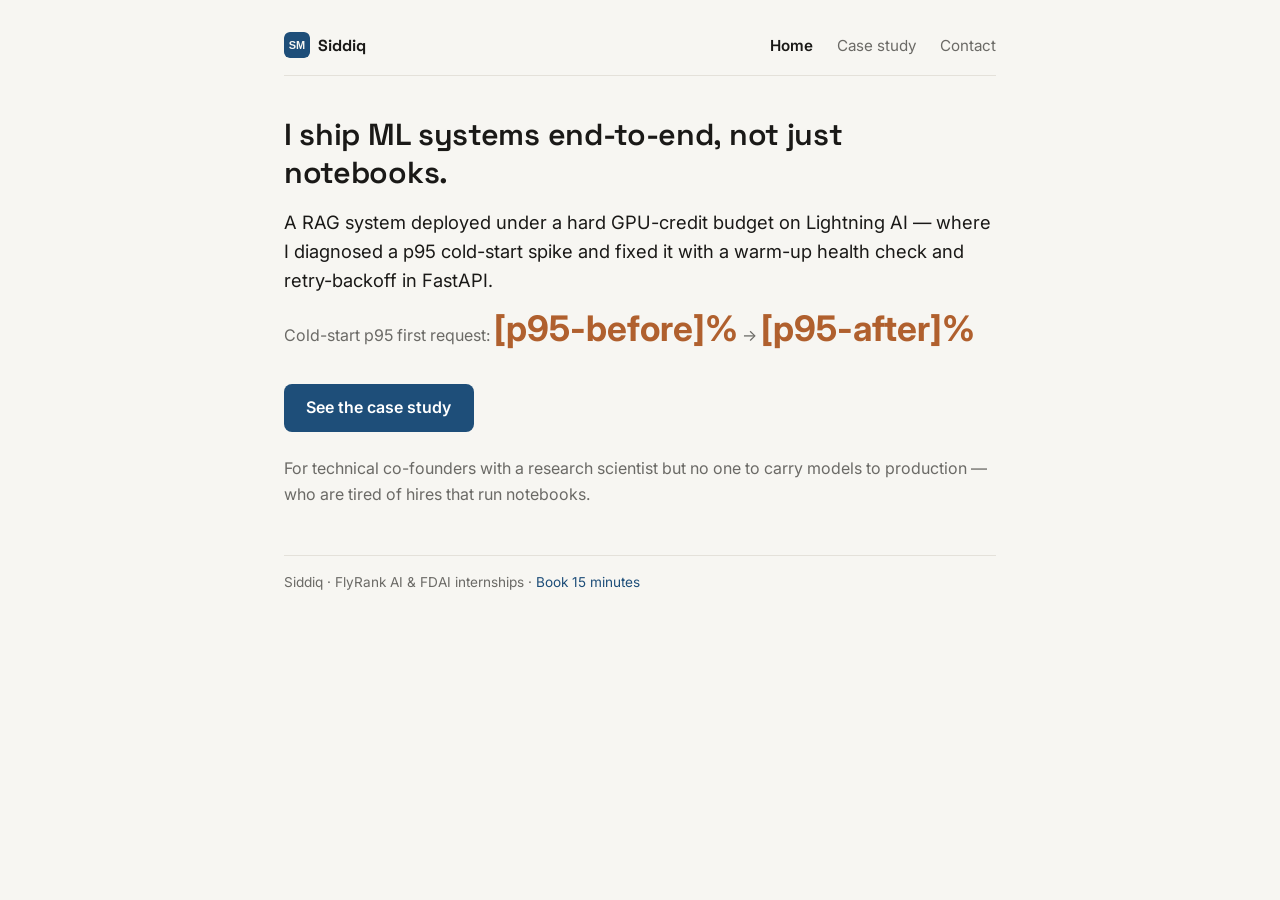
<file: work/portfolio/site/index.html>
<!doctype html>
<html lang="en">
<head>
  <meta charset="utf-8">
  <meta name="viewport" content="width=device-width, initial-scale=1">
  <title>Siddiq — I ship ML systems end-to-end</title>
  <link rel="icon" type="image/svg+xml" href="favicon.svg">
  <link rel="preconnect" href="https://fonts.googleapis.com">
  <link rel="preconnect" href="https://fonts.gstatic.com" crossorigin>
  <link href="https://fonts.googleapis.com/css2?family=Inter:wght@400;500;600&family=Space+Grotesk:wght@500;600;700&display=swap" rel="stylesheet">
  <link rel="stylesheet" href="style.css">
</head>
<body>
  <header class="site">
    <span class="name"><img class="logo" src="favicon.svg" alt="">Siddiq</span>
    <nav>
      <a href="index.html" class="active">Home</a>
      <a href="rag-case-study.html">Case study</a>
      <a href="contact.html">Contact</a>
    </nav>
  </header>

  <h1>I ship ML systems end-to-end, not just notebooks.</h1>

  <p class="claim-line">A RAG system deployed under a hard GPU-credit budget on Lightning AI — where I
    diagnosed a p95 cold-start spike and fixed it with a warm-up health check and retry-backoff in FastAPI.</p>

  <p class="muted">Cold-start p95 first request: <span class="claim-num">[p95-before]%</span> → <span class="claim-num">[p95-after]%</span></p>

  <div class="hero-cta">
    <a class="btn" href="rag-case-study.html">See the case study</a>
  </div>

  <p style="margin-top:1.5rem" class="muted">For technical co-founders with a research scientist but no one to
    carry models to production — who are tired of hires that run notebooks.</p>

  <footer>Siddiq · FlyRank AI &amp; FDAI internships · <a href="contact.html">Book 15 minutes</a></footer>
</body>
</html>
</file>
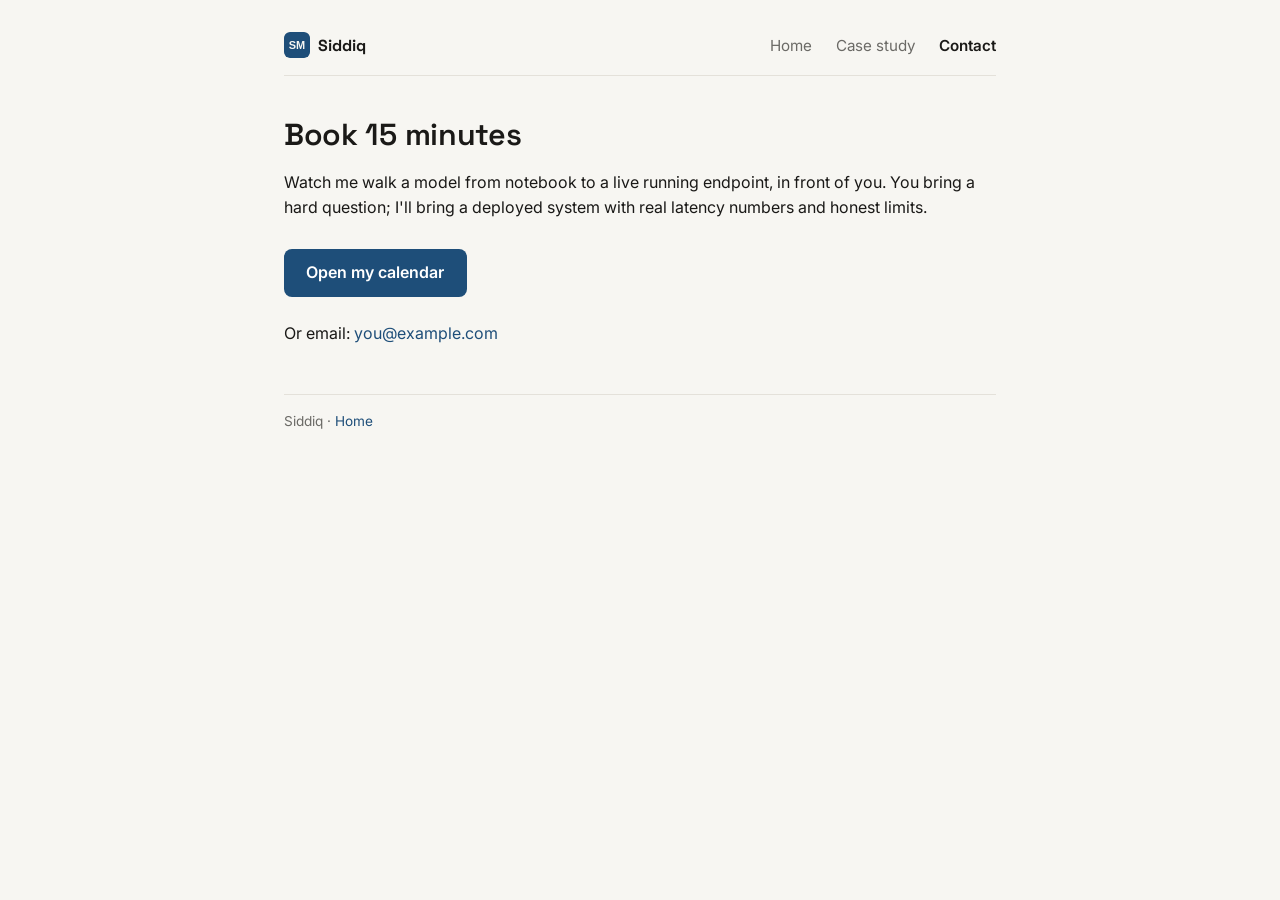
<file: work/portfolio/site/contact.html>
<!doctype html>
<html lang="en">
<head>
  <meta charset="utf-8">
  <meta name="viewport" content="width=device-width, initial-scale=1">
  <title>Book 15 minutes — Siddiq</title>
  <link rel="icon" type="image/svg+xml" href="favicon.svg">
  <link rel="preconnect" href="https://fonts.googleapis.com">
  <link rel="preconnect" href="https://fonts.gstatic.com" crossorigin>
  <link href="https://fonts.googleapis.com/css2?family=Inter:wght@400;500;600&family=Space+Grotesk:wght@500;600;700&display=swap" rel="stylesheet">
  <link rel="stylesheet" href="style.css">
</head>
<body>
  <header class="site">
    <span class="name"><img class="logo" src="favicon.svg" alt="">Siddiq</span>
    <nav>
      <a href="index.html">Home</a>
      <a href="rag-case-study.html">Case study</a>
      <a href="contact.html" class="active">Contact</a>
    </nav>
  </header>

  <h1>Book 15 minutes</h1>

  <p>Watch me walk a model from notebook to a live running endpoint, in front of you. You bring a hard
    question; I'll bring a deployed system with real latency numbers and honest limits.</p>

  <div class="hero-cta">
    <a class="btn" href="https://calendly.com/your-handle/15min" target="_blank" rel="noopener">Open my calendar</a>
  </div>

  <p style="margin-top:1.5rem">Or email: <a href="mailto:you@example.com">you@example.com</a></p>

  <footer>Siddiq · <a href="index.html">Home</a></footer>
</body>
</html>
</file>
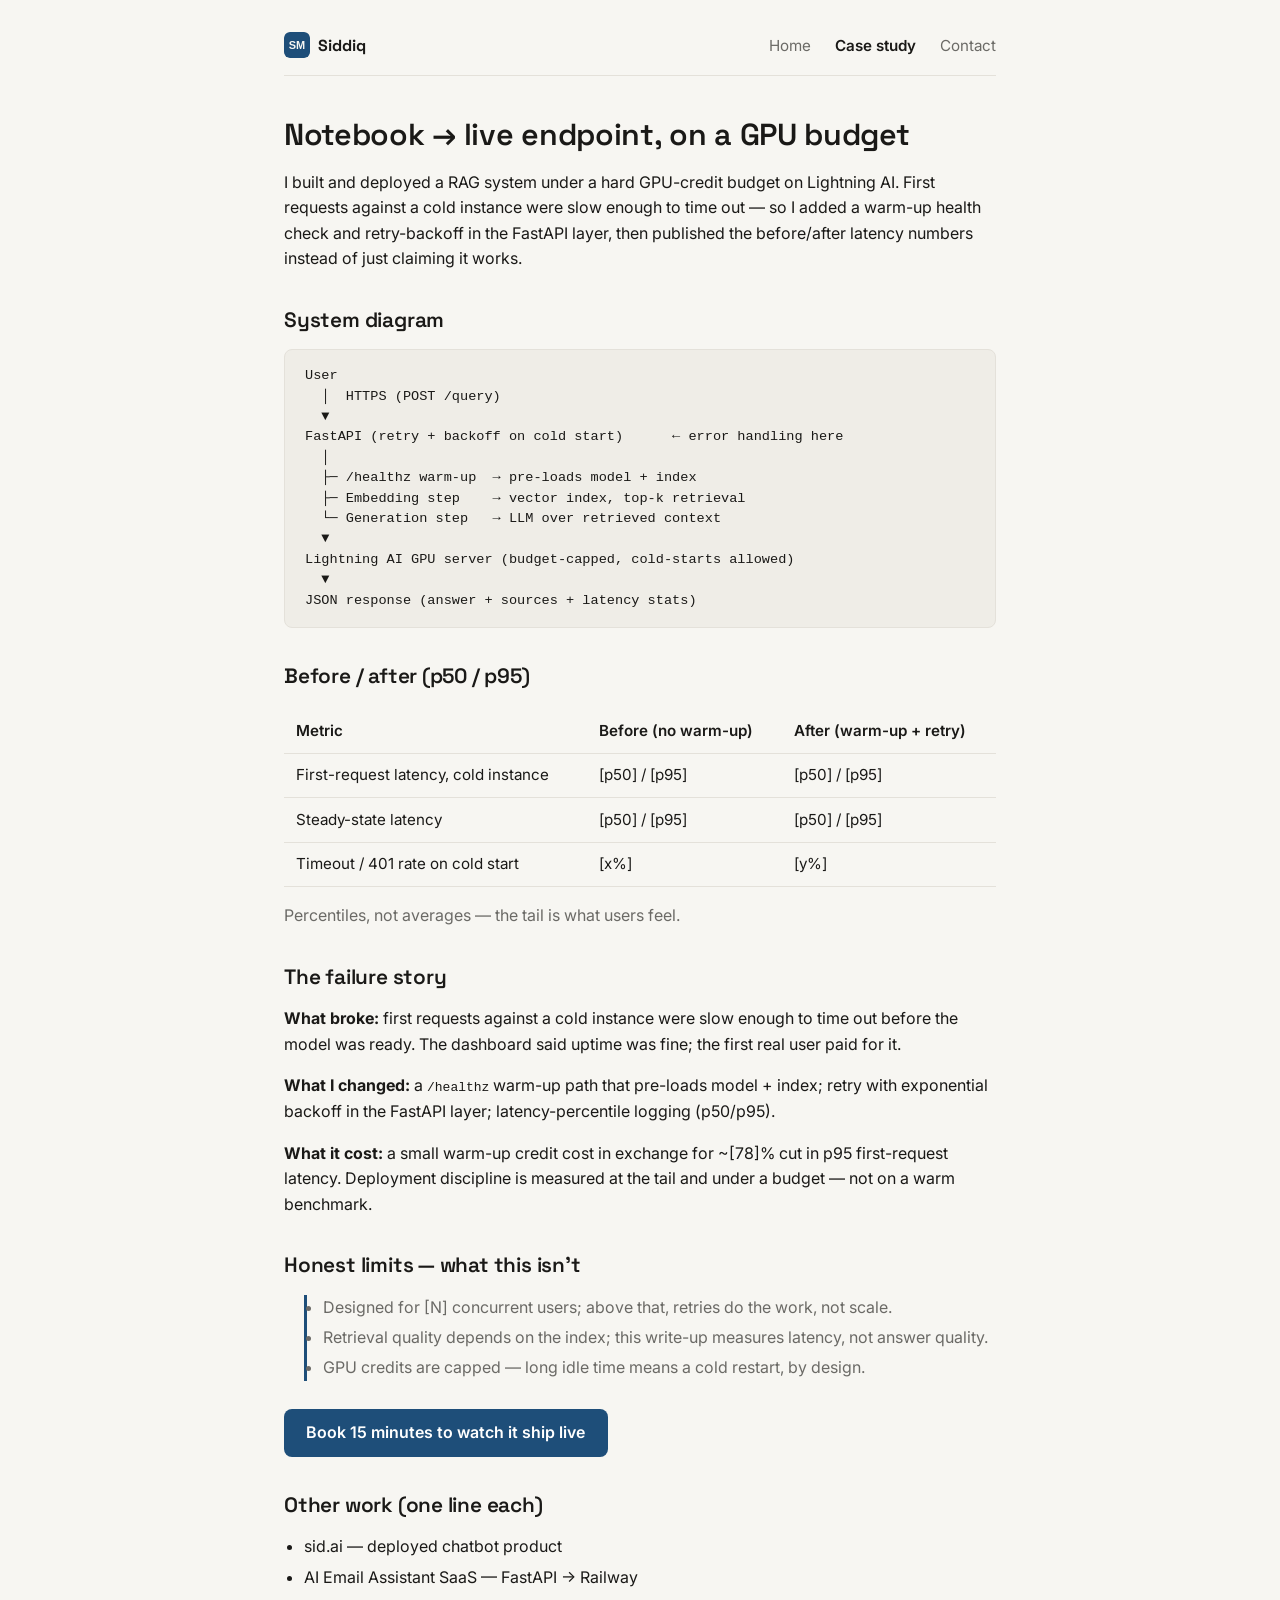
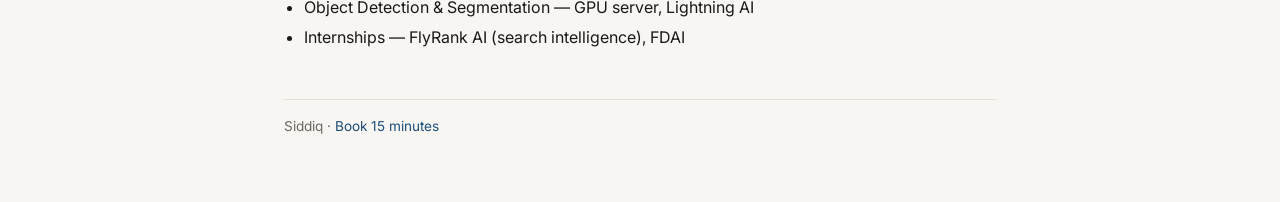
<file: work/portfolio/site/rag-case-study.html>
<!doctype html>
<html lang="en">
<head>
  <meta charset="utf-8">
  <meta name="viewport" content="width=device-width, initial-scale=1">
  <title>RAG case study — notebook to live endpoint</title>
  <link rel="icon" type="image/svg+xml" href="favicon.svg">
  <link rel="preconnect" href="https://fonts.googleapis.com">
  <link rel="preconnect" href="https://fonts.gstatic.com" crossorigin>
  <link href="https://fonts.googleapis.com/css2?family=Inter:wght@400;500;600&family=Space+Grotesk:wght@500;600;700&display=swap" rel="stylesheet">
  <link rel="stylesheet" href="style.css">
</head>
<body>
  <header class="site">
    <span class="name"><img class="logo" src="favicon.svg" alt="">Siddiq</span>
    <nav>
      <a href="index.html">Home</a>
      <a href="rag-case-study.html" class="active">Case study</a>
      <a href="contact.html">Contact</a>
    </nav>
  </header>

  <h1>Notebook → live endpoint, on a GPU budget</h1>

  <p>I built and deployed a RAG system under a hard GPU-credit budget on Lightning AI. First requests against
    a cold instance were slow enough to time out — so I added a warm-up health check and retry-backoff in the
    FastAPI layer, then published the before/after latency numbers instead of just claiming it works.</p>

  <h2>System diagram</h2>
  <pre>
User
  │  HTTPS (POST /query)
  ▼
FastAPI (retry + backoff on cold start)      ← error handling here
  │
  ├─ /healthz warm-up  → pre-loads model + index
  ├─ Embedding step    → vector index, top-k retrieval
  └─ Generation step   → LLM over retrieved context
  ▼
Lightning AI GPU server (budget-capped, cold-starts allowed)
  ▼
JSON response (answer + sources + latency stats)</pre>

  <h2>Before / after (p50 / p95)</h2>
  <table>
    <tr><th>Metric</th><th>Before (no warm-up)</th><th>After (warm-up + retry)</th></tr>
    <tr><td>First-request latency, cold instance</td><td>[p50] / [p95]</td><td>[p50] / [p95]</td></tr>
    <tr><td>Steady-state latency</td><td>[p50] / [p95]</td><td>[p50] / [p95]</td></tr>
    <tr><td>Timeout / 401 rate on cold start</td><td>[x%]</td><td>[y%]</td></tr>
  </table>
  <p class="muted">Percentiles, not averages — the tail is what users feel.</p>

  <h2>The failure story</h2>
  <p><strong>What broke:</strong> first requests against a cold instance were slow enough to time out before the
    model was ready. The dashboard said uptime was fine; the first real user paid for it.</p>
  <p><strong>What I changed:</strong> a <code>/healthz</code> warm-up path that pre-loads model + index; retry with
    exponential backoff in the FastAPI layer; latency-percentile logging (p50/p95).</p>
  <p><strong>What it cost:</strong> a small warm-up credit cost in exchange for ~[78]% cut in p95 first-request
    latency. Deployment discipline is measured at the tail and under a budget — not on a warm benchmark.</p>

  <h2>Honest limits — what this isn't</h2>
  <ul class="limits">
    <li>Designed for [N] concurrent users; above that, retries do the work, not scale.</li>
    <li>Retrieval quality depends on the index; this write-up measures latency, not answer quality.</li>
    <li>GPU credits are capped — long idle time means a cold restart, by design.</li>
  </ul>

  <div class="hero-cta">
    <a class="btn" href="contact.html">Book 15 minutes to watch it ship live</a>
  </div>

  <h2>Other work (one line each)</h2>
  <ul>
    <li>sid.ai — deployed chatbot product</li>
    <li>AI Email Assistant SaaS — FastAPI → Railway</li>
    <li>Object Detection &amp; Segmentation — GPU server, Lightning AI</li>
    <li>Internships — FlyRank AI (search intelligence), FDAI</li>
  </ul>

  <footer>Siddiq · <a href="contact.html">Book 15 minutes</a></footer>
</body>
</html>
</file>
<file: work/portfolio/site/style.css>
/* Portfolio — identity kit v1 (see identity_kit.md)
   Fonts: Space Grotesk (headings) + Inter (body), free via Google Fonts.
   Palette: paper #F7F6F2 | ink #1A1917 | main #1E4E79 | accent #B0602E (used once). */
:root {
  --ink: #1a1917;
  --muted: #6b6a66;
  --main: #1e4e79;
  --accent: #b0602e;
  --paper: #f7f6f2;
  --line: #e4e1da;
}
* { box-sizing: border-box; margin: 0; padding: 0; }
body {
  font-family: "Inter", ui-sans-serif, system-ui, -apple-system, "Segoe UI", Roboto, sans-serif;
  color: var(--ink);
  background: var(--paper);
  line-height: 1.6;
  max-width: 760px;
  margin: 0 auto;
  padding: 2rem 1.5rem 4rem;
}
h1, h2, h3 { font-family: "Space Grotesk", "Inter", sans-serif; font-weight: 600; letter-spacing: -0.01em; }
a { color: var(--main); text-decoration: none; }
a:hover { text-decoration: underline; }
header.site {
  display: flex; justify-content: space-between; align-items: center;
  border-bottom: 1px solid var(--line); padding-bottom: 1rem; margin-bottom: 2.5rem;
}
header.site .name { font-family: "Space Grotesk", sans-serif; font-weight: 700; }
header.site .logo { width: 26px; height: 26px; vertical-align: -7px; margin-right: 8px; border-radius: 6px; }
nav a { margin-left: 1.25rem; color: var(--muted); font-size: 0.95rem; }
nav a.active { color: var(--ink); font-weight: 600; }

h1 { font-size: 1.9rem; line-height: 1.25; margin-bottom: 1rem; }
h2 { font-size: 1.3rem; margin: 2rem 0 0.75rem; }
p  { margin-bottom: 1rem; }
.muted { color: var(--muted); }
.claim-num {
  font-size: 2.2rem; font-weight: 700; color: var(--accent);
}
.claim-line { font-size: 1.15rem; margin-bottom: 0.25rem; }
.hero-cta { margin-top: 1.75rem; }

.btn {
  display: inline-block; background: var(--main); color: #fff !important;
  padding: 0.7rem 1.4rem; border-radius: 0.5rem; font-weight: 600;
}
.btn:hover { text-decoration: none; opacity: 0.92; }

.cards { display: grid; gap: 1rem; margin-top: 1.5rem; }
.card {
  border: 1px solid var(--line); border-radius: 0.75rem; padding: 1.25rem 1.5rem;
}
.card h3 { font-size: 1.05rem; margin-bottom: 0.35rem; }
.card p { margin-bottom: 0; font-size: 0.95rem; color: var(--muted); }

table { width: 100%; border-collapse: collapse; margin: 1rem 0; font-size: 0.95rem; }
th, td { text-align: left; padding: 0.6rem 0.75rem; border-bottom: 1px solid var(--line); }
th { font-weight: 600; }

pre {
  background: #efede7; border: 1px solid var(--line); border-radius: 0.5rem;
  padding: 1rem 1.25rem; overflow-x: auto; font-size: 0.85rem; line-height: 1.5;
}
.limits { border-left: 3px solid var(--main); padding-left: 1rem; color: var(--muted); }
ul { margin: 0 0 1rem 1.25rem; }
li { margin-bottom: 0.3rem; }
footer {
  margin-top: 3rem; padding-top: 1rem; border-top: 1px solid var(--line);
  font-size: 0.85rem; color: var(--muted);
}
</file>
